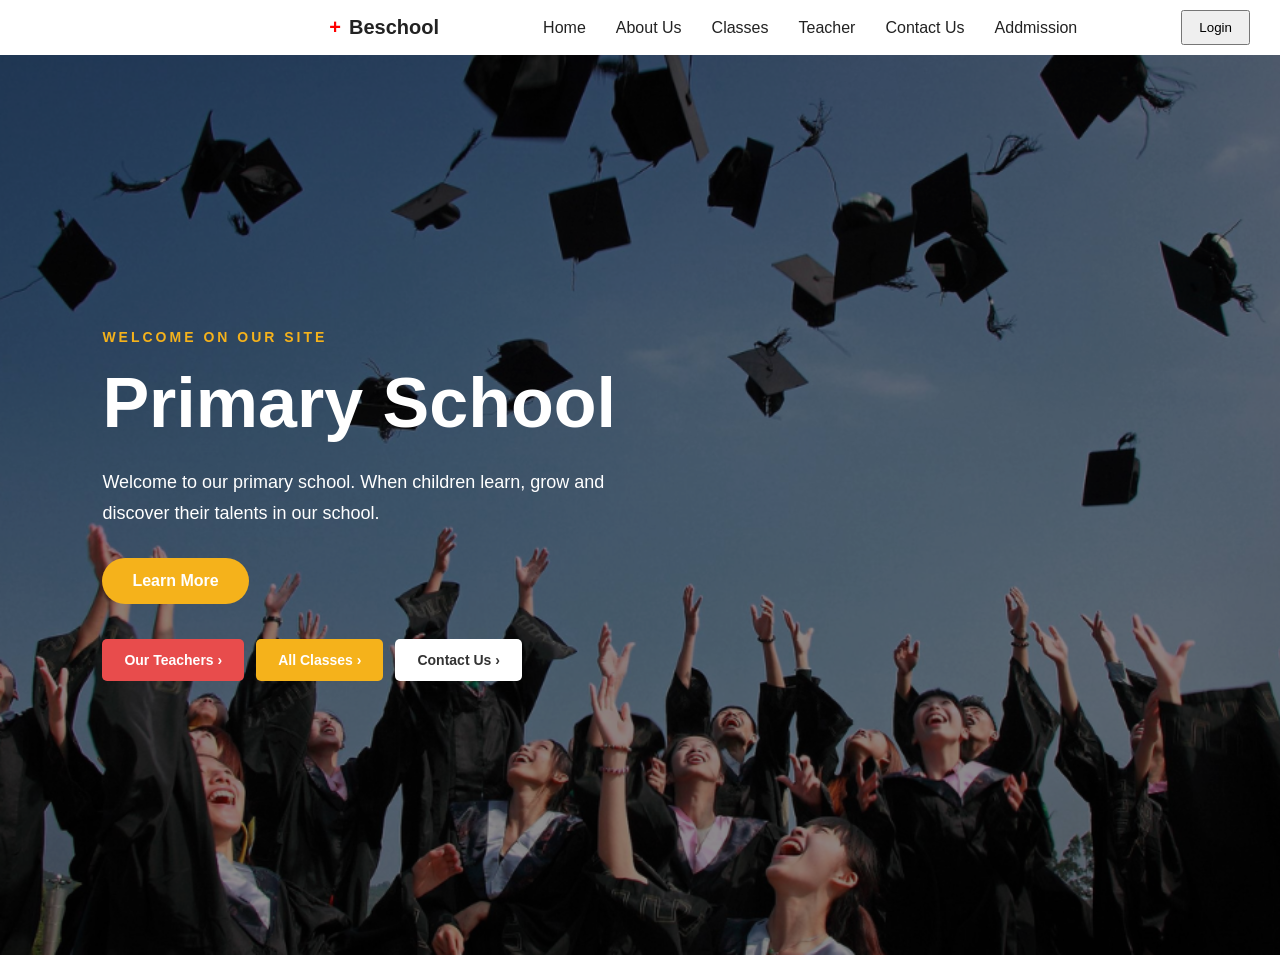
<file: index.html>
<!DOCTYPE html>
<html lang="en">
<head>
    <meta charset="UTF-8">
    <meta name="viewport" content="width=device-width, initial-scale=1.0">
    <title>Education Website</title>
    <link rel="stylesheet" href="style.css">
</head>
<body>
    <!-----Navbar------>
     <header>
        <nav class="nav"></nav>
        <div class="logo"><span>+</span>Beschool</div>
        <ul>
            <li><a href="#Home">Home</a></li>
            <li><a href="About.html">About Us</a></li>
            <li><a href="Class.html">Classes</a></li>
            <li><a href="Teracher.html">Teacher</a></li>
            <li><a href="Contact.html">Contact Us</a></li>
            <li><a href="Addmission.html">Addmission</a></li>
        </ul>
        <button class="login btn">Login</button>
        <button class="menu-btn">MenuButton</button>
    </header>
    <!-----Hreo Section------->

          <section class="hero" id="Home" >
        <img  src="logo.png.png" alt="Student" class="hero-logo" >

     <div class="content">

     <small>WELCOME ON OUR SITE</small>
     
     <h1>Primary School</h1>

      <p> Welcome to our primary school. 
        When children learn, grow and discover
         their talents in our school. </p>

    <button class="learn-btn" onclick="LearnMore()"> Learn More </button> 
    <!-- Three Buttons --> 
     <div class="button">
         <a href="Teracher.html" class="hero-btn btn-red"> Our Teachers &rsaquo; </a> 
         <a href="Class.html" class="hero-btn btn-yellow"> All Classes &rsaquo; </a>
         <a href="Contact.html" class="hero-btn btn-white"> Contact Us &rsaquo; </a>
         </div>
        
    </div>
     </section>
            
      <script src="script.js"></script>  
</body>
</html>
</file>
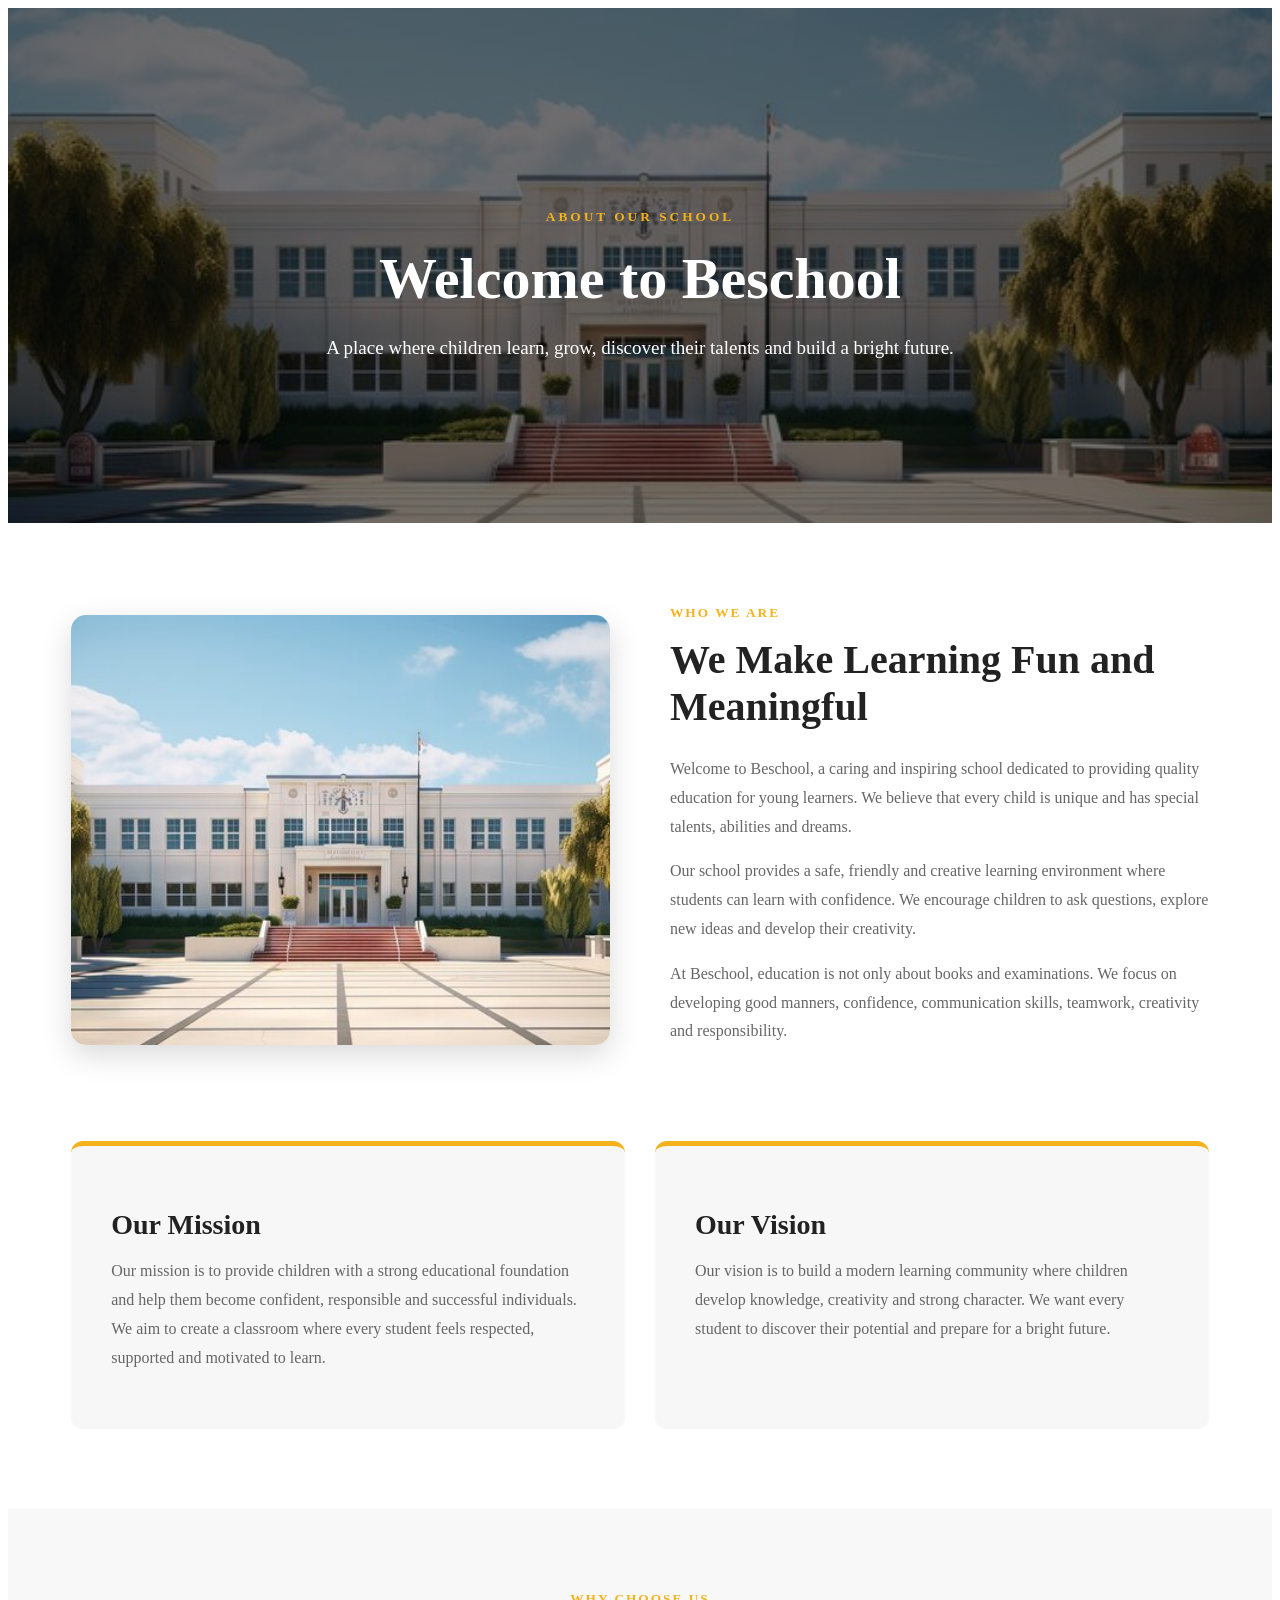
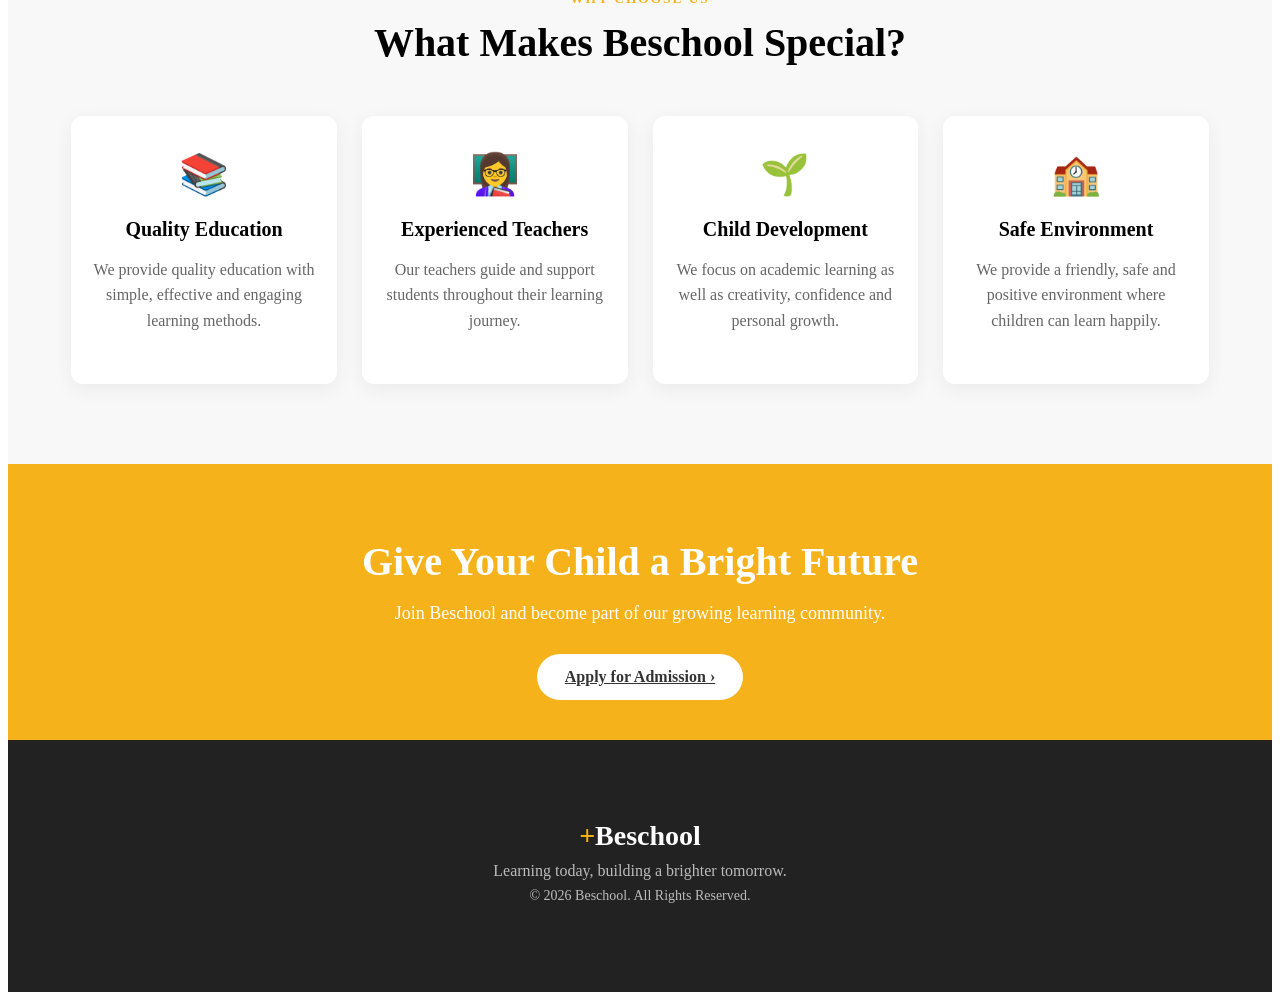
<file: About.html>
<!DOCTYPE html>
<html lang="en">
<head>
    <meta charset="UTF-8">
    <meta name="viewport" content="width=device-width, initial-scale=1.0">

    <title>About Us - Beschool</title>

    <link rel="stylesheet" href="about.css">
</head>

<body>
    <!-- =========================
         ABOUT HERO
    ========================== -->

    <section class="about-hero">

        <div class="about-hero-content">

            <small>ABOUT OUR SCHOOL</small>

            <h1>Welcome to Beschool</h1>

            <p>
                A place where children learn, grow, discover
                their talents and build a bright future.
            </p>

        </div>

    </section>


    <!-- =========================
         ABOUT SCHOOL
    ========================== -->

    <section class="about-section">

        <div class="about-image">

            <img src="school.logo.png" alt="Beschool School Building">

        </div>


        <div class="about-content">

            <small>WHO WE ARE</small>

            <h2>We Make Learning Fun and Meaningful</h2>

            <p>
                Welcome to Beschool, a caring and inspiring school
                dedicated to providing quality education for young
                learners. We believe that every child is unique and
                has special talents, abilities and dreams.
            </p>

            <p>
                Our school provides a safe, friendly and creative
                learning environment where students can learn with
                confidence. We encourage children to ask questions,
                explore new ideas and develop their creativity.
            </p>

            <p>
                At Beschool, education is not only about books and
                examinations. We focus on developing good manners,
                confidence, communication skills, teamwork,
                creativity and responsibility.
            </p>

        </div>

    </section>


    <!-- =========================
         OUR MISSION
    ========================== -->

    <section class="mission-section">

        <div class="mission-box">

            <h2>Our Mission</h2>

            <p>
                Our mission is to provide children with a strong
                educational foundation and help them become
                confident, responsible and successful individuals.
                We aim to create a classroom where every student
                feels respected, supported and motivated to learn.
            </p>

        </div>


        <div class="mission-box">

            <h2>Our Vision</h2>

            <p>
                Our vision is to build a modern learning community
                where children develop knowledge, creativity and
                strong character. We want every student to discover
                their potential and prepare for a bright future.
            </p>

        </div>

    </section>


    <!-- =========================
         WHY CHOOSE US
    ========================== -->

    <section class="why-section">

        <div class="section-title">

            <small>WHY CHOOSE US</small>

            <h2>What Makes Beschool Special?</h2>

        </div>


        <div class="features">

            <div class="feature-box">

                <div class="feature-icon">📚</div>

                <h3>Quality Education</h3>

                <p>
                    We provide quality education with simple,
                    effective and engaging learning methods.
                </p>

            </div>


            <div class="feature-box">

                <div class="feature-icon">👩‍🏫</div>

                <h3>Experienced Teachers</h3>

                <p>
                    Our teachers guide and support students
                    throughout their learning journey.
                </p>

            </div>


            <div class="feature-box">

                <div class="feature-icon">🌱</div>

                <h3>Child Development</h3>

                <p>
                    We focus on academic learning as well as
                    creativity, confidence and personal growth.
                </p>

            </div>


            <div class="feature-box">

                <div class="feature-icon">🏫</div>

                <h3>Safe Environment</h3>

                <p>
                    We provide a friendly, safe and positive
                    environment where children can learn happily.
                </p>

            </div>

        </div>

    </section>


    <!-- =========================
         CALL TO ACTION
    ========================== -->

    <section class="about-cta">

        <h2>Give Your Child a Bright Future</h2>

        <p>
            Join Beschool and become part of our growing
            learning community.
        </p>

        <a href="admission.html" class="cta-btn">
            Apply for Admission &rsaquo;
        </a>

    </section>


    <!-- =========================
         FOOTER
    ========================== -->

    <footer>

        <div class="footer-logo">
            <span>+</span>Beschool
        </div>

        <p>
            Learning today, building a brighter tomorrow.
        </p>

        <p class="copyright">
            &copy; 2026 Beschool. All Rights Reserved.
        </p>

    </footer>


</body>
</html>
</file>
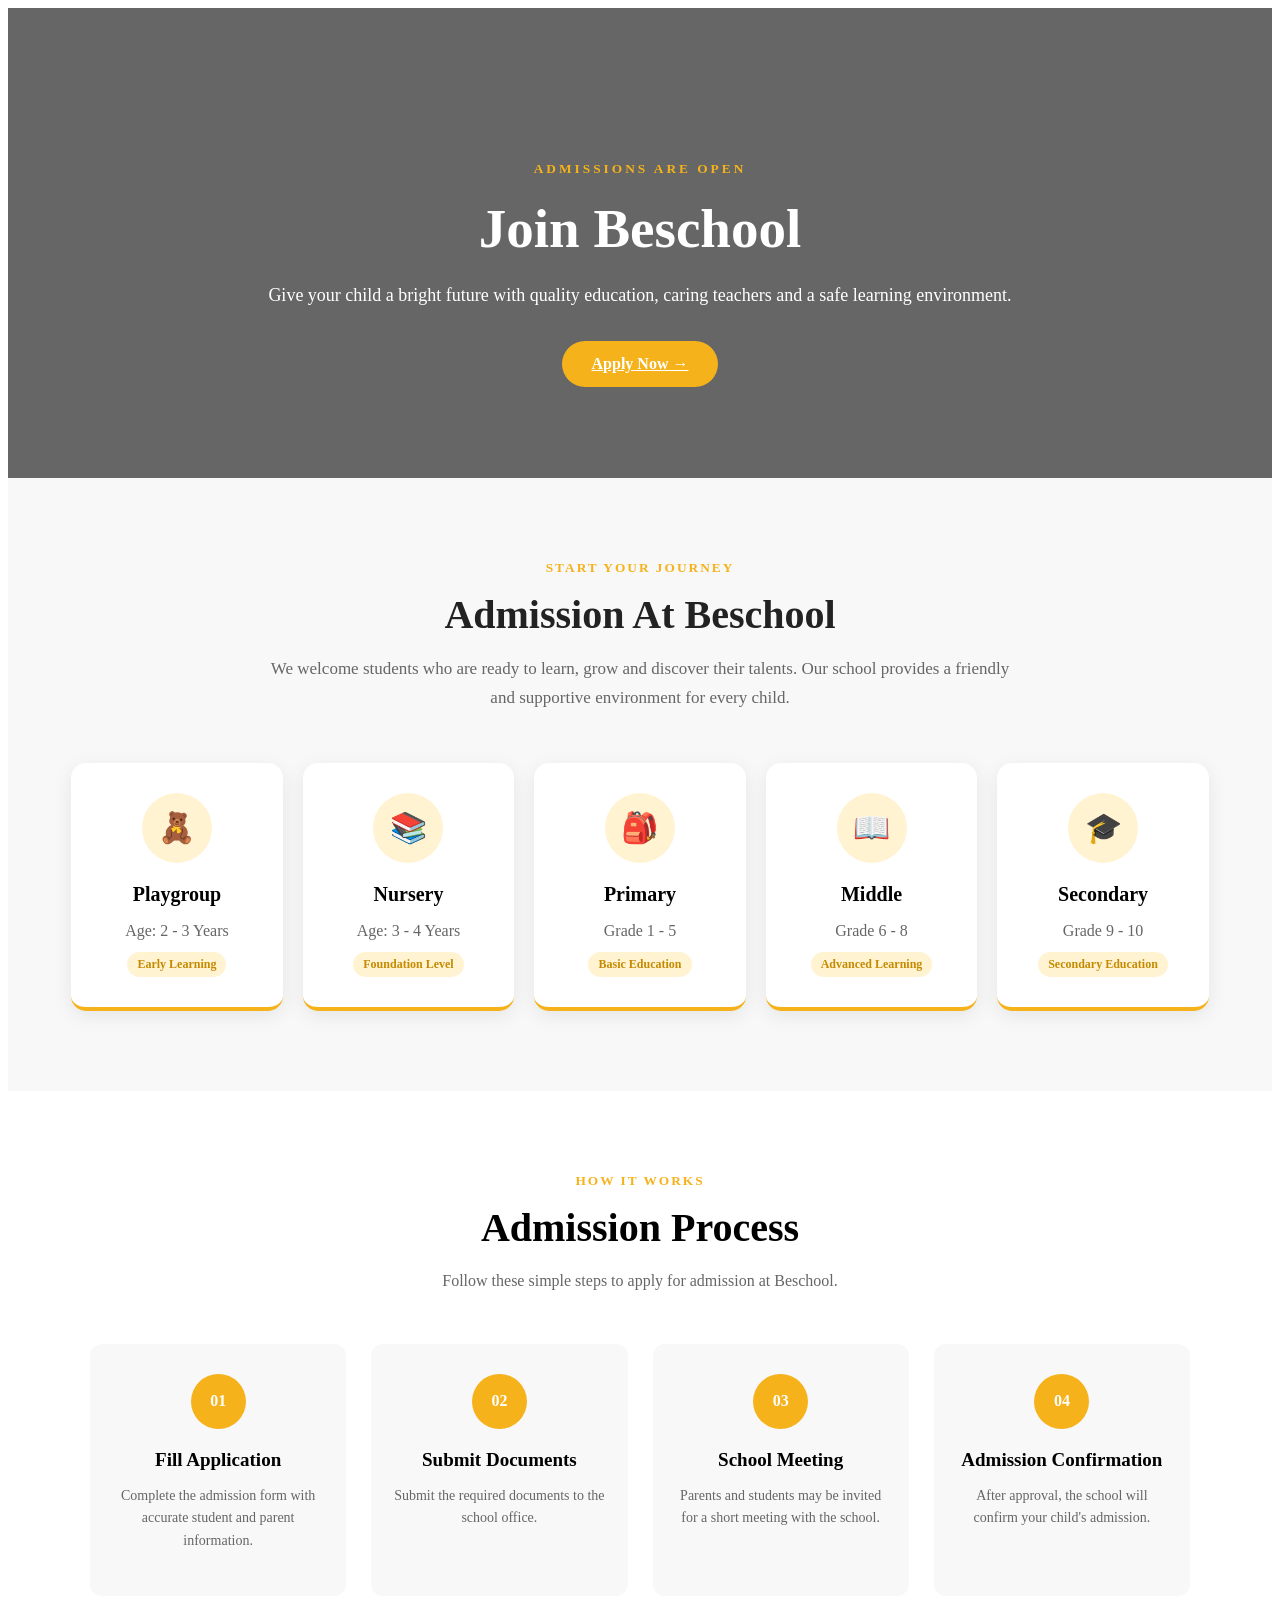
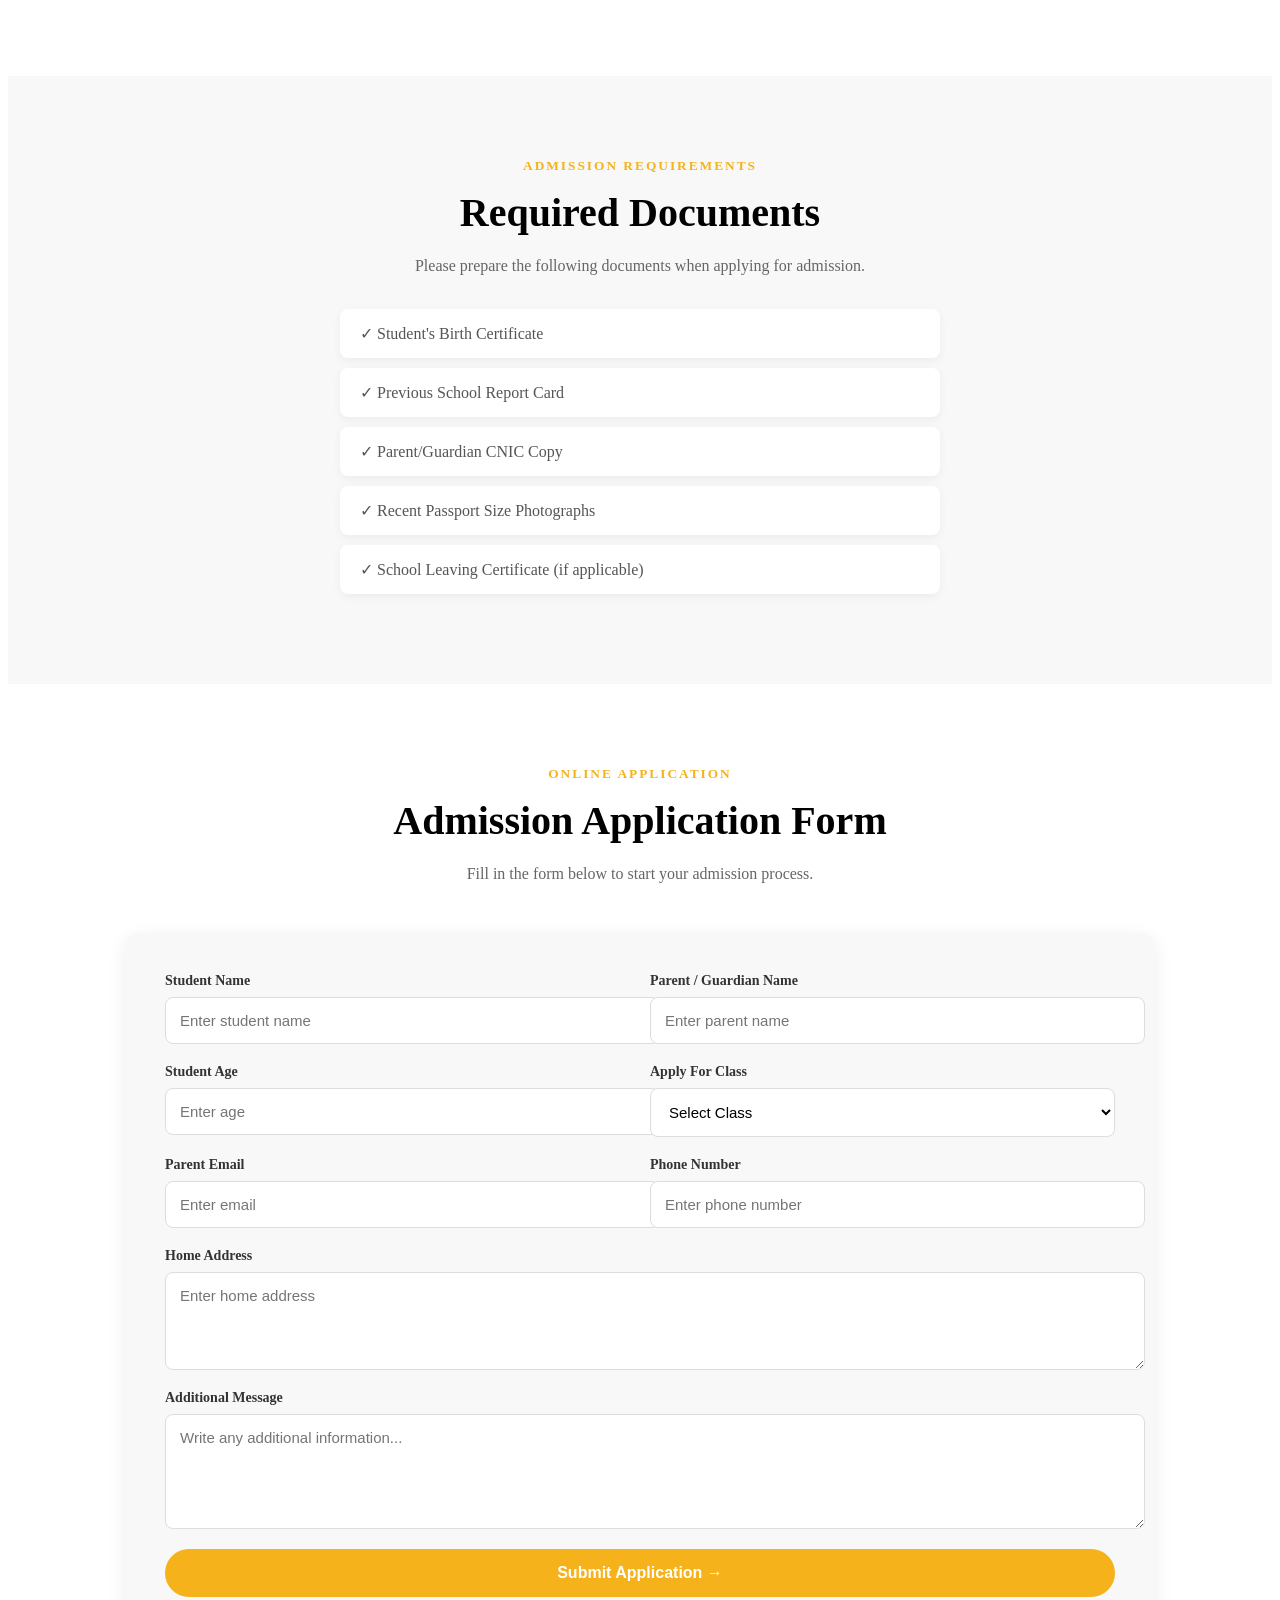
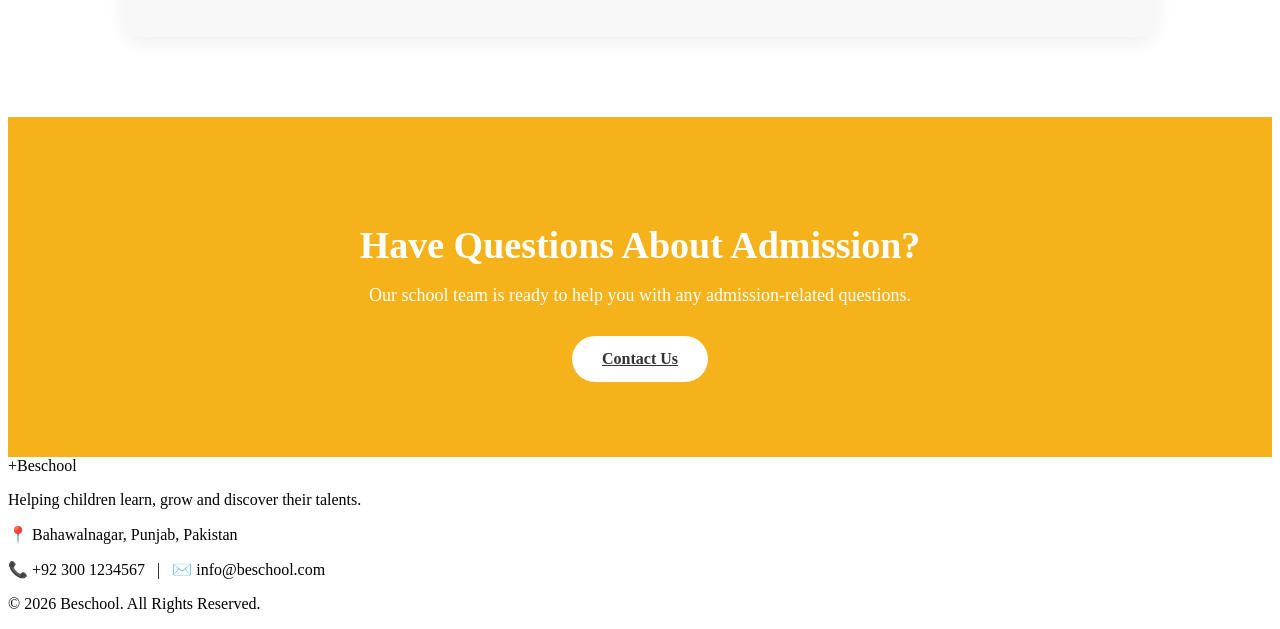
<file: Addmission.html>
<!DOCTYPE html>
<html lang="en">

<head>
    <meta charset="UTF-8">
    <meta name="viewport" content="width=device-width, initial-scale=1.0">

    <title>Admission - Beschool</title>

    <link rel="stylesheet" href="Addmission.css">
</head>

<body>
<!-- ================= ADMISSION HERO ================= -->

<section class="admission-hero">

    <div class="admission-hero-content">

        <small>ADMISSIONS ARE OPEN</small>

        <h1>Join Beschool</h1>

        <p>
            Give your child a bright future with quality education,
            caring teachers and a safe learning environment.
        </p>

        <a href="#admission-form" class="admission-btn">
            Apply Now →
        </a>

    </div>

</section>


<!-- ================= ADMISSION INTRO ================= -->

<section class="admission-section">

    <div class="admission-title">

        <small>START YOUR JOURNEY</small>

        <h2>Admission At Beschool</h2>

        <p>
            We welcome students who are ready to learn, grow and
            discover their talents. Our school provides a friendly
            and supportive environment for every child.
        </p>

    </div>


    <!-- ================= CLASS OPTIONS ================= -->

    <div class="admission-cards">

        <div class="admission-card">

            <div class="admission-icon">
                🧸
            </div>

            <h3>Playgroup</h3>

            <p>
                Age: 2 - 3 Years
            </p>

            <span>Early Learning</span>

        </div>


        <div class="admission-card">

            <div class="admission-icon">
                📚
            </div>

            <h3>Nursery</h3>

            <p>
                Age: 3 - 4 Years
            </p>

            <span>Foundation Level</span>

        </div>


        <div class="admission-card">

            <div class="admission-icon">
                🎒
            </div>

            <h3>Primary</h3>

            <p>
                Grade 1 - 5
            </p>

            <span>Basic Education</span>

        </div>


        <div class="admission-card">

            <div class="admission-icon">
                📖
            </div>

            <h3>Middle</h3>

            <p>
                Grade 6 - 8
            </p>

            <span>Advanced Learning</span>

        </div>


        <div class="admission-card">

            <div class="admission-icon">
                🎓
            </div>

            <h3>Secondary</h3>

            <p>
                Grade 9 - 10
            </p>

            <span>Secondary Education</span>

        </div>

    </div>

</section>


<!-- ================= ADMISSION PROCESS ================= -->

<section class="process-section">

    <div class="process-title">

        <small>HOW IT WORKS</small>

        <h2>Admission Process</h2>

        <p>
            Follow these simple steps to apply for admission
            at Beschool.
        </p>

    </div>


    <div class="process-container">

        <div class="process-card">

            <div class="process-number">
                01
            </div>

            <h3>Fill Application</h3>

            <p>
                Complete the admission form with accurate
                student and parent information.
            </p>

        </div>


        <div class="process-card">

            <div class="process-number">
                02
            </div>

            <h3>Submit Documents</h3>

            <p>
                Submit the required documents to the school office.
            </p>

        </div>


        <div class="process-card">

            <div class="process-number">
                03
            </div>

            <h3>School Meeting</h3>

            <p>
                Parents and students may be invited for
                a short meeting with the school.
            </p>

        </div>


        <div class="process-card">

            <div class="process-number">
                04
            </div>

            <h3>Admission Confirmation</h3>

            <p>
                After approval, the school will confirm
                your child's admission.
            </p>

        </div>

    </div>

</section>


<!-- ================= REQUIREMENTS ================= -->

<section class="requirements-section">

    <div class="requirements-content">

        <small>ADMISSION REQUIREMENTS</small>

        <h2>Required Documents</h2>

        <p>
            Please prepare the following documents when applying
            for admission.
        </p>

        <ul>

            <li>✓ Student's Birth Certificate</li>

            <li>✓ Previous School Report Card</li>

            <li>✓ Parent/Guardian CNIC Copy</li>

            <li>✓ Recent Passport Size Photographs</li>

            <li>✓ School Leaving Certificate (if applicable)</li>

        </ul>

    </div>

</section>


<!-- ================= APPLICATION FORM ================= -->

<section class="application-section" id="admission-form">

    <div class="application-title">

        <small>ONLINE APPLICATION</small>

        <h2>Admission Application Form</h2>

        <p>
            Fill in the form below to start your admission process.
        </p>

    </div>


    <form class="admission-form">

        <div class="form-row">

            <div class="input-group">

                <label>Student Name</label>

                <input
                    type="text"
                    placeholder="Enter student name"
                    required
                >

            </div>


            <div class="input-group">

                <label>Parent / Guardian Name</label>

                <input
                    type="text"
                    placeholder="Enter parent name"
                    required
                >

            </div>

        </div>


        <div class="form-row">

            <div class="input-group">

                <label>Student Age</label>

                <input
                    type="number"
                    placeholder="Enter age"
                    required
                >

            </div>


            <div class="input-group">

                <label>Apply For Class</label>

                <select required>

                    <option value="">
                        Select Class
                    </option>

                    <option>
                        Playgroup
                    </option>

                    <option>
                        Nursery
                    </option>

                    <option>
                        Primary
                    </option>

                    <option>
                        Middle School
                    </option>

                    <option>
                        Secondary
                    </option>

                </select>

            </div>

        </div>


        <div class="form-row">

            <div class="input-group">

                <label>Parent Email</label>

                <input
                    type="email"
                    placeholder="Enter email"
                    required
                >

            </div>


            <div class="input-group">

                <label>Phone Number</label>

                <input
                    type="tel"
                    placeholder="Enter phone number"
                    required
                >

            </div>

        </div>


        <div class="input-group">

            <label>Home Address</label>

            <textarea
                rows="4"
                placeholder="Enter home address"
                required
            ></textarea>

        </div>


        <div class="input-group">

            <label>Additional Message</label>

            <textarea
                rows="5"
                placeholder="Write any additional information..."
            ></textarea>

        </div>


        <button type="submit">
            Submit Application →
        </button>

    </form>

</section>


<!-- ================= CTA ================= -->

<section class="admission-cta">

    <h2>Have Questions About Admission?</h2>

    <p>
        Our school team is ready to help you with any
        admission-related questions.
    </p>

    <a href="contact.html">
        Contact Us
    </a>

</section>


<!-- ================= FOOTER ================= -->

<footer>

    <div class="footer-logo">
        <span>+</span>Beschool
    </div>

    <p>
        Helping children learn, grow and discover their talents.
    </p>

    <p>
        📍 Bahawalnagar, Punjab, Pakistan
    </p>

    <p>
        📞 +92 300 1234567
        &nbsp; | &nbsp;
        ✉️ info@beschool.com
    </p>

    <p class="copyright">
        © 2026 Beschool. All Rights Reserved.
    </p>

</footer>


</body>
</html>
</file>
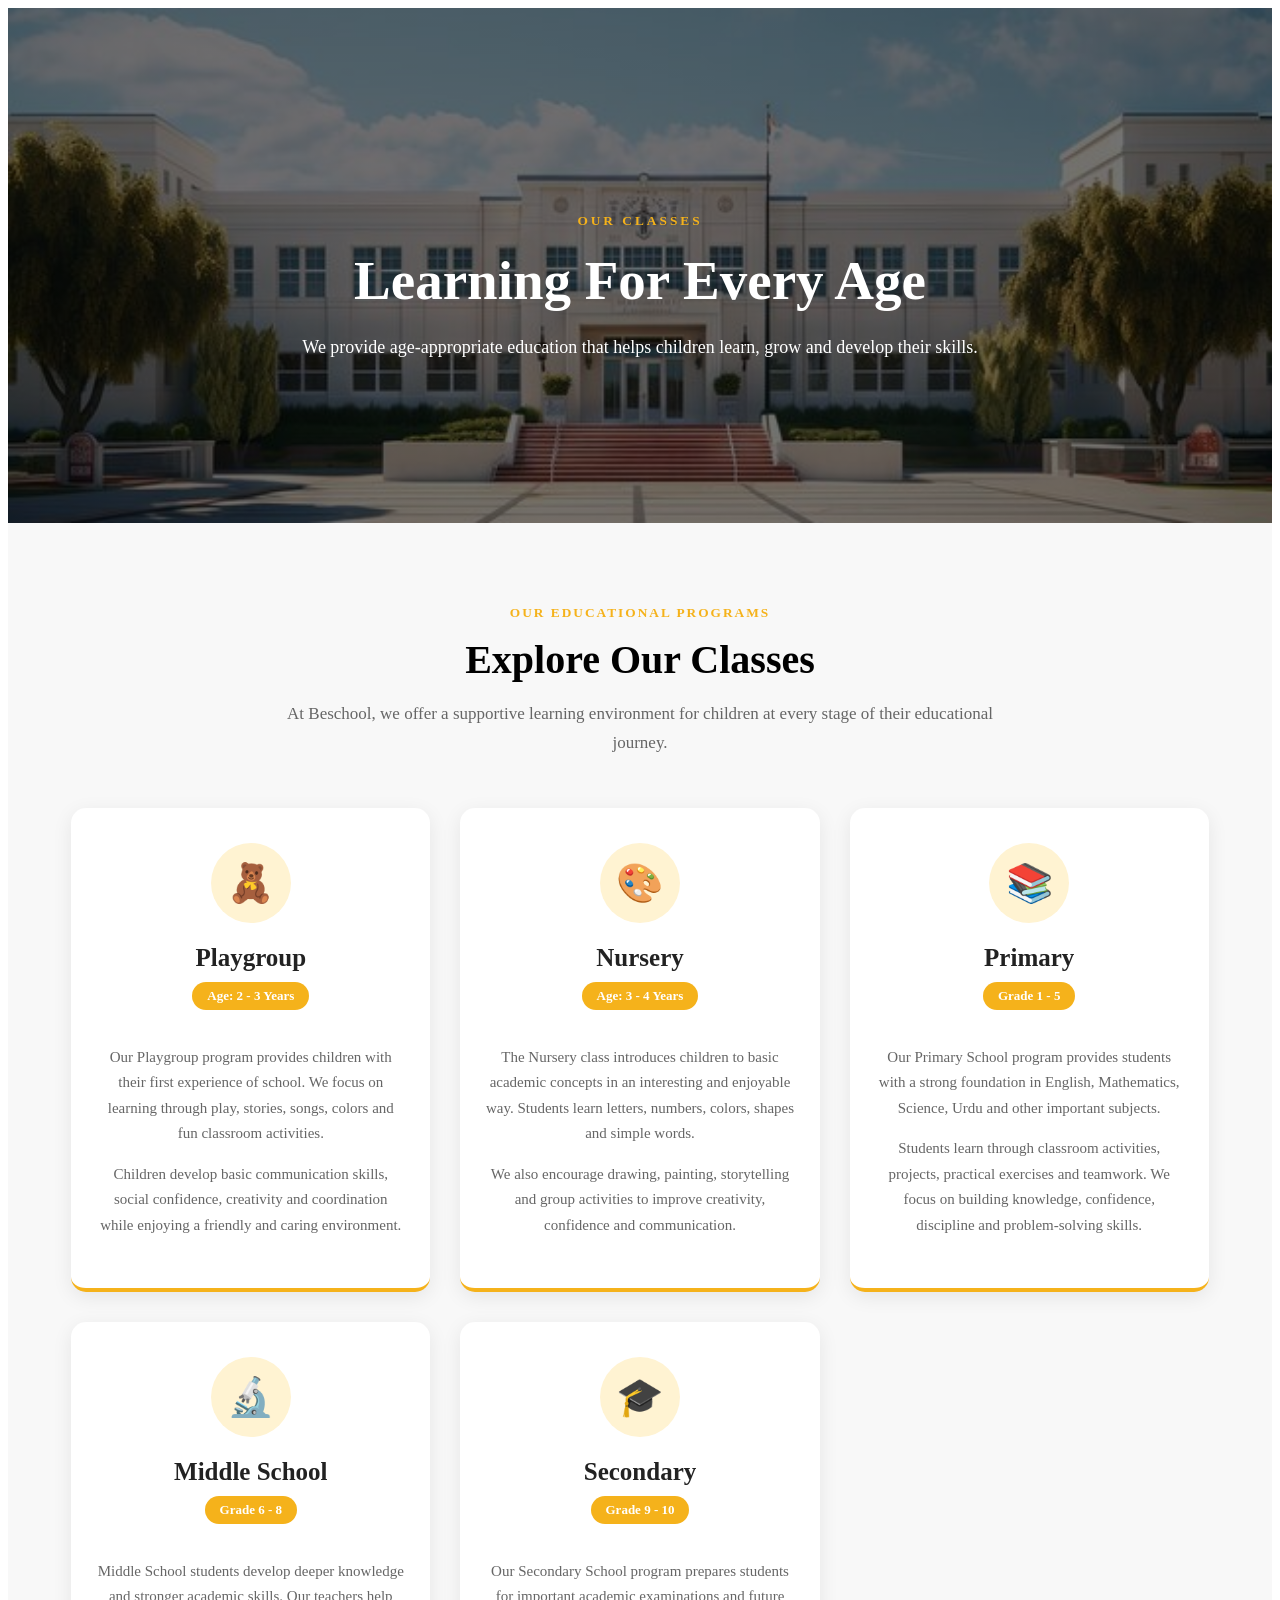
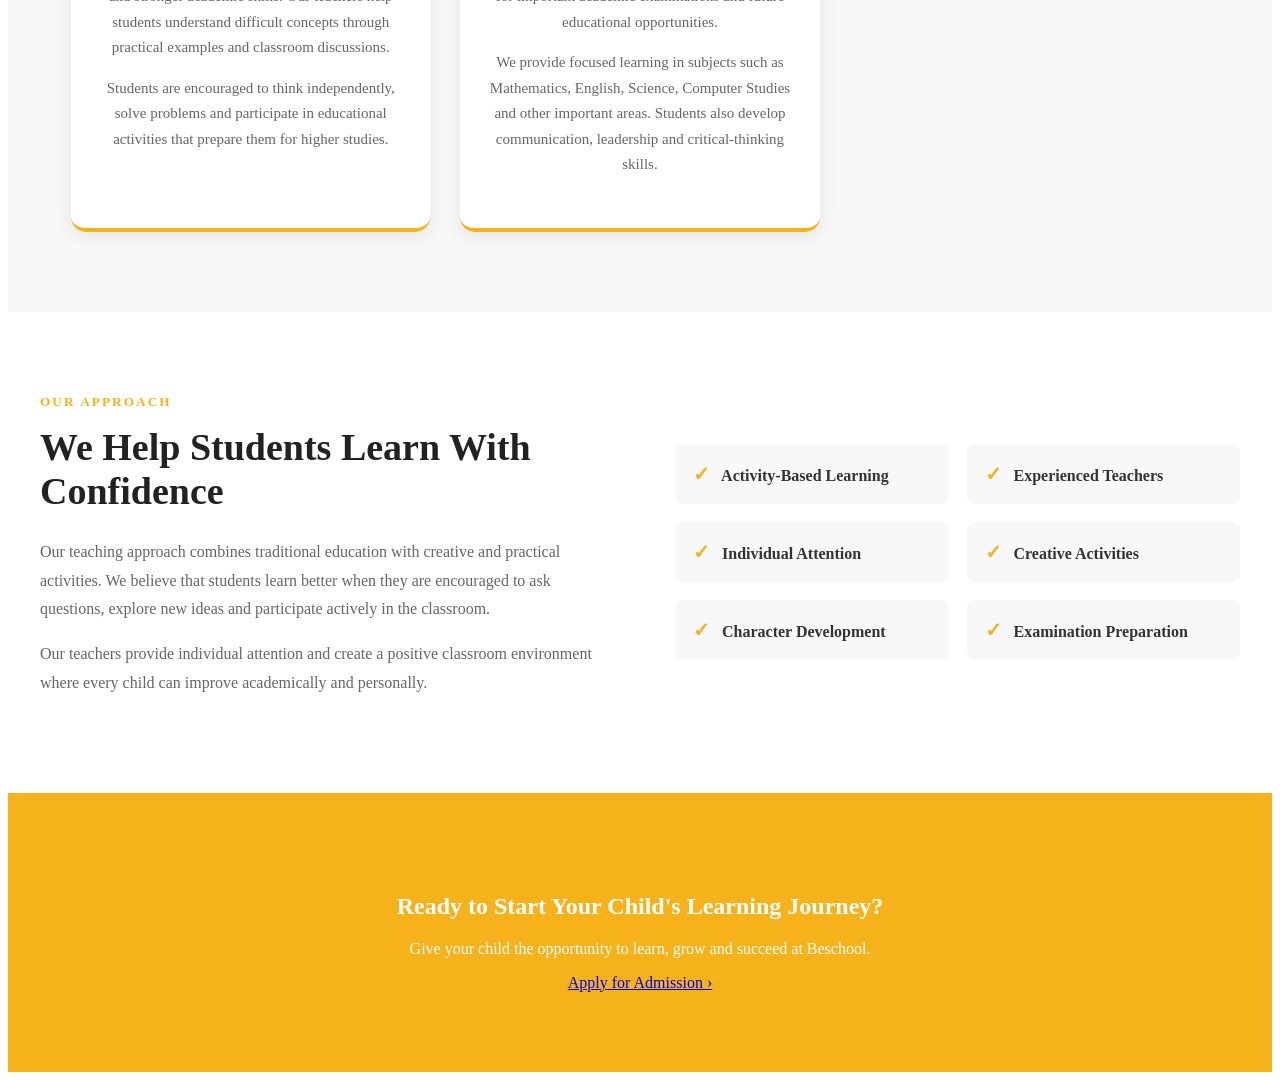
<file: Class.html>
<!DOCTYPE html>

<html lang="en">

<head>

    <meta charset="UTF-8">

    <meta name="viewport" content="width=device-width, initial-scale=1.0">

    <title>Classes - Beschool</title>

    <link rel="stylesheet" href="class.css">

</head>
<body>
       
    <section class="classes-hero">

        <div class="classes-hero-content">

            <small>OUR CLASSES</small>

            <h1>Learning For Every Age</h1>

            <p>
                We provide age-appropriate education that helps
                children learn, grow and develop their skills.
            </p>

        </div>

    </section>


    <!-- =========================
         CLASSES SECTION
    ========================== -->

    <section class="classes-section">


        <div class="classes-title">

            <small>OUR EDUCATIONAL PROGRAMS</small>

            <h2>Explore Our Classes</h2>

            <p>
                At Beschool, we offer a supportive learning
                environment for children at every stage of
                their educational journey.
            </p>

        </div>


        <div class="class-cards">


            <!-- =========================
                 PLAYGROUP
            ========================== -->

            <div class="class-card">

                <div class="class-icon">
                    🧸
                </div>

                <h2>Playgroup</h2>

                <span class="class-age">
                    Age: 2 - 3 Years
                </span>

                <p>
                    Our Playgroup program provides children with
                    their first experience of school. We focus on
                    learning through play, stories, songs, colors
                    and fun classroom activities.
                </p>

                <p>
                    Children develop basic communication skills,
                    social confidence, creativity and coordination
                    while enjoying a friendly and caring environment.
                </p>

            </div>


            <!-- =========================
                 NURSERY
            ========================== -->

            <div class="class-card">

                <div class="class-icon">
                    🎨
                </div>

                <h2>Nursery</h2>

                <span class="class-age">
                    Age: 3 - 4 Years
                </span>

                <p>
                    The Nursery class introduces children to basic
                    academic concepts in an interesting and enjoyable
                    way. Students learn letters, numbers, colors,
                    shapes and simple words.
                </p>

                <p>
                    We also encourage drawing, painting, storytelling
                    and group activities to improve creativity,
                    confidence and communication.
                </p>

            </div>


            <!-- =========================
                 PRIMARY
            ========================== -->

            <div class="class-card">

                <div class="class-icon">
                    📚
                </div>

                <h2>Primary</h2>

                <span class="class-age">
                    Grade 1 - 5
                </span>

                <p>
                    Our Primary School program provides students
                    with a strong foundation in English, Mathematics,
                    Science, Urdu and other important subjects.
                </p>

                <p>
                    Students learn through classroom activities,
                    projects, practical exercises and teamwork.
                    We focus on building knowledge, confidence,
                    discipline and problem-solving skills.
                </p>

            </div>


            <!-- =========================
                 MIDDLE
            ========================== -->

            <div class="class-card">

                <div class="class-icon">
                    🔬
                </div>

                <h2>Middle School</h2>

                <span class="class-age">
                    Grade 6 - 8
                </span>

                <p>
                    Middle School students develop deeper knowledge
                    and stronger academic skills. Our teachers help
                    students understand difficult concepts through
                    practical examples and classroom discussions.
                </p>

                <p>
                    Students are encouraged to think independently,
                    solve problems and participate in educational
                    activities that prepare them for higher studies.
                </p>

            </div>


            <!-- =========================
                 SECONDARY
            ========================== -->

            <div class="class-card">

                <div class="class-icon">
                    🎓
                </div>

                <h2>Secondary</h2>

                <span class="class-age">
                    Grade 9 - 10
                </span>

                <p>
                    Our Secondary School program prepares students
                    for important academic examinations and future
                    educational opportunities.
                </p>

                <p>
                    We provide focused learning in subjects such as
                    Mathematics, English, Science, Computer Studies
                    and other important areas. Students also develop
                    communication, leadership and critical-thinking
                    skills.
                </p>

            </div>


        </div>

    </section>


    <!-- =========================
         LEARNING APPROACH
    ========================== -->

    <section class="learning-section">

        <div class="learning-content">

            <small>OUR APPROACH</small>

            <h2>We Help Students Learn With Confidence</h2>

            <p>
                Our teaching approach combines traditional education
                with creative and practical activities. We believe
                that students learn better when they are encouraged
                to ask questions, explore new ideas and participate
                actively in the classroom.
            </p>

            <p>
                Our teachers provide individual attention and create
                a positive classroom environment where every child
                can improve academically and personally.
            </p>

        </div>


        <div class="learning-points">

            <div>
                <span>✓</span>
                Activity-Based Learning
            </div>

            <div>
                <span>✓</span>
                Experienced Teachers
            </div>

            <div>
                <span>✓</span>
                Individual Attention
            </div>

            <div>
                <span>✓</span>
                Creative Activities
            </div>

            <div>
                <span>✓</span>
                Character Development
            </div>

            <div>
                <span>✓</span>
                Examination Preparation
            </div>

        </div>

    </section>


    <!-- =========================
         ADMISSION CTA
    ========================== -->

    <section class="classes-cta">

        <h2>Ready to Start Your Child's Learning Journey?</h2>

        <p>
            Give your child the opportunity to learn,
            grow and succeed at Beschool.
        </p>

        <a href="admission.html">
            Apply for Admission &rsaquo;
        </a>

    </section>

</body>

</html>
</file>
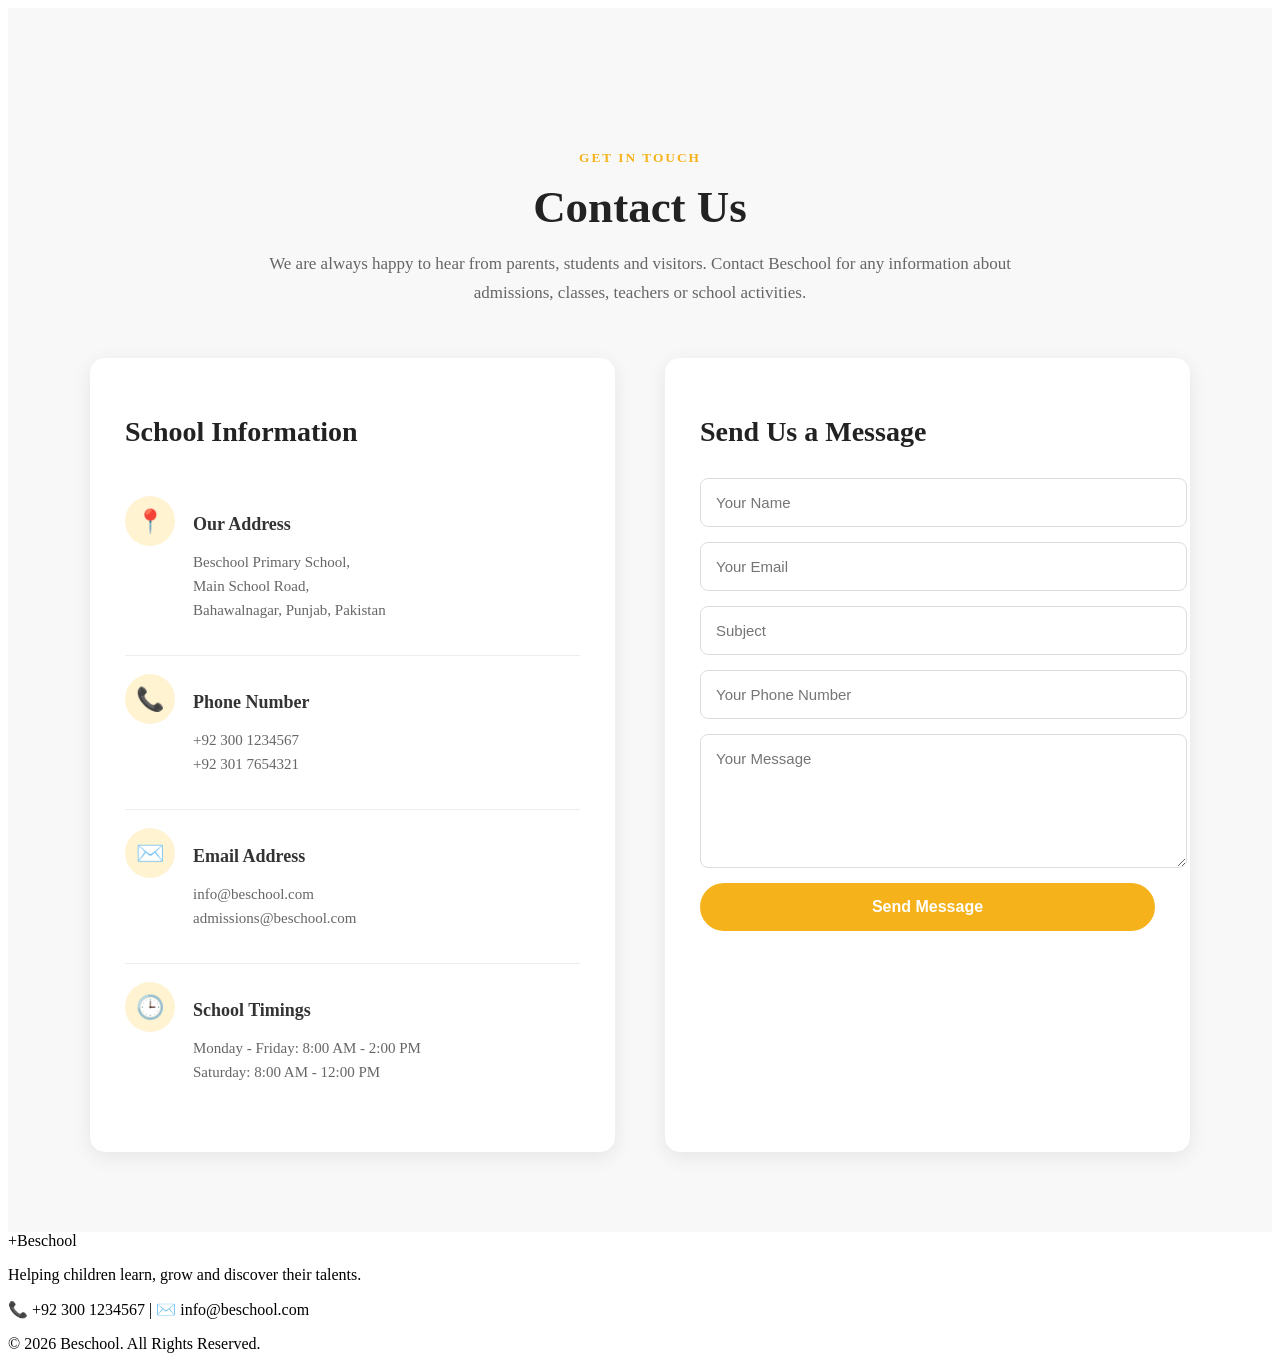
<file: contact.html>
<!DOCTYPE html>
<html lang="en">
<head>
    <meta charset="UTF-8">
    <meta name="viewport" content="width=device-width, initial-scale=1.0">
    <title>Contact Us - Beschool</title>
    <link rel="stylesheet" href="contact.css">
</head>
<body>
<section class="contact-section">

    <div class="contact-title">
        <small>GET IN TOUCH</small>
        <h1>Contact Us</h1>
        <p>
            We are always happy to hear from parents, students and visitors.
            Contact Beschool for any information about admissions, classes,
            teachers or school activities.
        </p>
    </div>


    <div class="contact-container">

        <!-- Contact Information -->
        <div class="contact-info">

            <h2>School Information</h2>

            <div class="contact-box">
                <div class="contact-icon">📍</div>
                <div>
                    <h3>Our Address</h3>
                    <p>
                        Beschool Primary School,<br>
                        Main School Road,<br>
                        Bahawalnagar, Punjab, Pakistan
                    </p>
                </div>
            </div>


            <div class="contact-box">
                <div class="contact-icon">📞</div>
                <div>
                    <h3>Phone Number</h3>
                    <p>
                        +92 300 1234567<br>
                        +92 301 7654321
                    </p>
                </div>
            </div>


            <div class="contact-box">
                <div class="contact-icon">✉️</div>
                <div>
                    <h3>Email Address</h3>
                    <p>
                        info@beschool.com<br>
                        admissions@beschool.com
                    </p>
                </div>
            </div>


            <div class="contact-box">
                <div class="contact-icon">🕒</div>
                <div>
                    <h3>School Timings</h3>
                    <p>
                        Monday - Friday: 8:00 AM - 2:00 PM<br>
                        Saturday: 8:00 AM - 12:00 PM
                    </p>
                </div>
            </div>

        </div>


        <!-- Contact Form -->
        <div class="contact-form">

            <h2>Send Us a Message</h2>

            <form>

                <input
                    type="text"
                    placeholder="Your Name"
                    required
                >

                <input
                    type="email"
                    placeholder="Your Email"
                    required
                >

                <input
                    type="text"
                    placeholder="Subject"
                    required
                >

                <input
                    type="tel"
                    placeholder="Your Phone Number"
                >

                <textarea
                    placeholder="Your Message"
                    rows="6"
                    required
                ></textarea>

                <button type="submit">
                    Send Message
                </button>

            </form>

        </div>

    </div>

</section>


<footer>

    <div class="footer-logo">
        <span>+</span>Beschool
    </div>

    <p>
        Helping children learn, grow and discover their talents.
    </p>

    <p>
        📞 +92 300 1234567 |
        ✉️ info@beschool.com
    </p>

    <p class="copyright">
        © 2026 Beschool. All Rights Reserved.
    </p>

</footer>

</body>
</html>
</file>
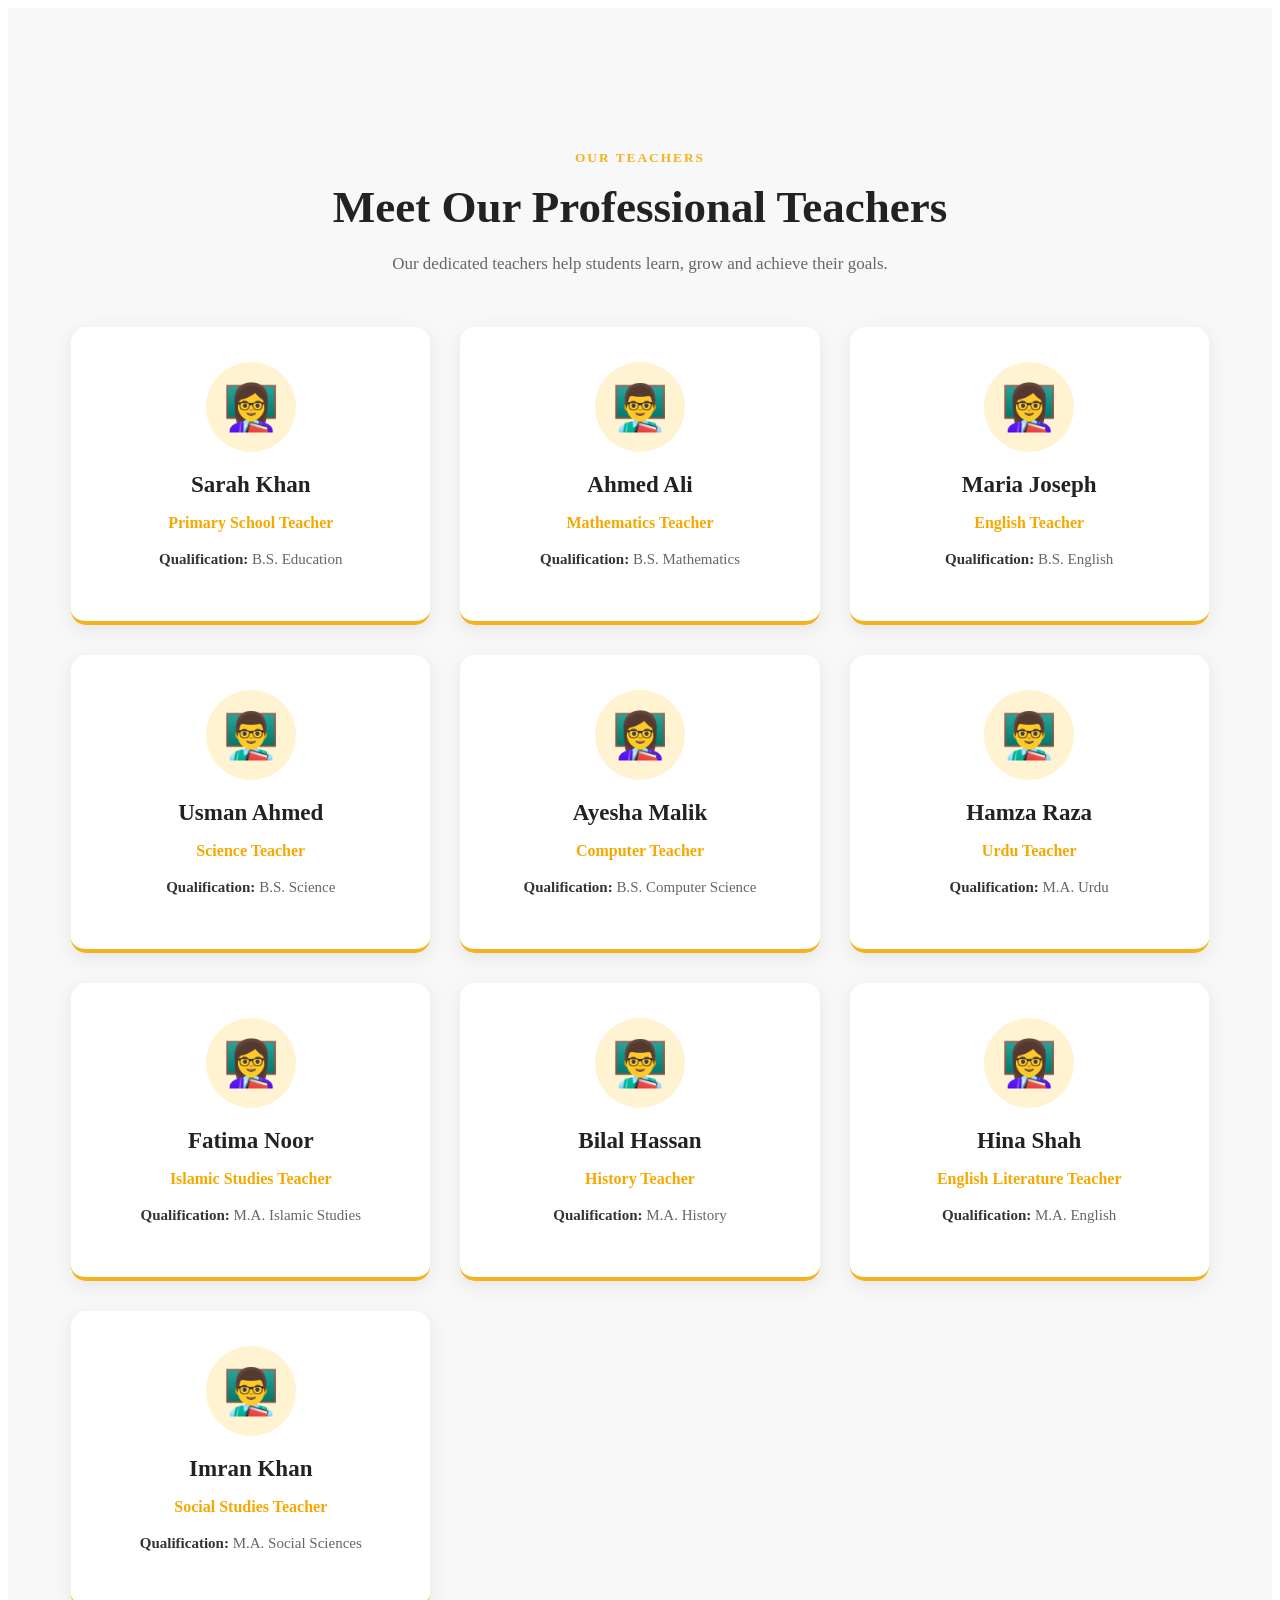
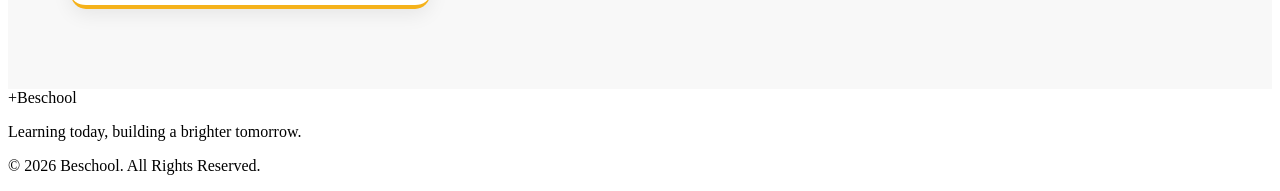
<file: Teracher.html>
<!DOCTYPE html>

<html lang="en">

<head>
    <meta charset="UTF-8">

    <meta name="viewport" content="width=device-width, initial-scale=1.0">

    <title>Teachers - Beschool</title>

    <link rel="stylesheet" href="Teacher.css">
</head>

<body>
    <section class="teacher-section">

        <div class="teacher-title">

            <small>OUR TEACHERS</small>

            <h1>Meet Our Professional Teachers</h1>

            <p>
                Our dedicated teachers help students learn,
                grow and achieve their goals.
            </p>

        </div>


        <div class="cards">


            <!-- Teacher 1 -->

            <div class="card">

                <div class="teacher-icon">
                    👩‍🏫
                </div>

                <h2>Sarah Khan</h2>

                <p class="subject">
                    Primary School Teacher
                </p>

                <p class="qualification">
                    <strong>Qualification:</strong> B.S. Education
                </p>

            </div>


            <!-- Teacher 2 -->

            <div class="card">

                <div class="teacher-icon">
                    👨‍🏫
                </div>

                <h2>Ahmed Ali</h2>

                <p class="subject">
                    Mathematics Teacher
                </p>

                <p class="qualification">
                    <strong>Qualification:</strong> B.S. Mathematics
                </p>

            </div>


            <!-- Teacher 3 -->

            <div class="card">

                <div class="teacher-icon">
                    👩‍🏫
                </div>

                <h2>Maria Joseph</h2>

                <p class="subject">
                    English Teacher
                </p>

                <p class="qualification">
                    <strong>Qualification:</strong> B.S. English
                </p>

            </div>


            <!-- Teacher 4 -->

            <div class="card">

                <div class="teacher-icon">
                    👨‍🏫
                </div>

                <h2>Usman Ahmed</h2>

                <p class="subject">
                    Science Teacher
                </p>

                <p class="qualification">
                    <strong>Qualification:</strong> B.S. Science
                </p>

            </div>


            <!-- Teacher 5 -->

            <div class="card">

                <div class="teacher-icon">
                    👩‍🏫
                </div>

                <h2>Ayesha Malik</h2>

                <p class="subject">
                    Computer Teacher
                </p>

                <p class="qualification">
                    <strong>Qualification:</strong> B.S. Computer Science
                </p>

            </div>


            <!-- Teacher 6 -->

            <div class="card">

                <div class="teacher-icon">
                    👨‍🏫
                </div>

                <h2>Hamza Raza</h2>

                <p class="subject">
                    Urdu Teacher
                </p>

                <p class="qualification">
                    <strong>Qualification:</strong> M.A. Urdu
                </p>

            </div>


            <!-- Teacher 7 -->

            <div class="card">

                <div class="teacher-icon">
                    👩‍🏫
                </div>

                <h2>Fatima Noor</h2>

                <p class="subject">
                    Islamic Studies Teacher
                </p>

                <p class="qualification">
                    <strong>Qualification:</strong> M.A. Islamic Studies
                </p>

            </div>


            <!-- Teacher 8 -->

            <div class="card">

                <div class="teacher-icon">
                    👨‍🏫
                </div>

                <h2>Bilal Hassan</h2>

                <p class="subject">
                    History Teacher
                </p>

                <p class="qualification">
                    <strong>Qualification:</strong> M.A. History
                </p>

            </div>


            <!-- Teacher 9 -->

            <div class="card">

                <div class="teacher-icon">
                    👩‍🏫
                </div>

                <h2>Hina Shah</h2>

                <p class="subject">
                    English Literature Teacher
                </p>

                <p class="qualification">
                    <strong>Qualification:</strong> M.A. English
                </p>

            </div>


            <!-- Teacher 10 -->

            <div class="card">

                <div class="teacher-icon">
                    👨‍🏫
                </div>

                <h2>Imran Khan</h2>

                <p class="subject">
                    Social Studies Teacher
                </p>

                <p class="qualification">
                    <strong>Qualification:</strong> M.A. Social Sciences
                </p>

            </div>


        </div>

    </section>


    <!-- =========================
         FOOTER
    ========================== -->

    <footer>

        <div class="footer-logo">
            <span>+</span>Beschool
        </div>

        <p>
            Learning today, building a brighter tomorrow.
        </p>

        <p class="copyright">
            &copy; 2026 Beschool. All Rights Reserved.
        </p>

    </footer>


</body>
</html>
</file>
<file: style.css>
* {
    margin: 0;
    padding: 0;
    box-sizing: border-box;
}
html{
    scroll-behavior: smooth;
}

body{
    font-family: Arail,sans-serif;
    color: #222;
    background: white;
}

a {
    text-decoration: none;
}
/*-----header----*/

header {
  display: flex;
  align-items: center;
  justify-content: space-between;
  padding: 10px 30px;
}

header ul {
  display: flex;
  list-style: none;
  gap: 30px;
  margin: 0;
  padding: 0;
}

header ul li a {
  text-decoration: none;
  color: #222;
}

.login,
.menu-btn {
  padding: 8px 16px;
  cursor: pointer;
}
/*----Navbar-----*/
.nav{
    width: 100px;
    height: 30px;
    padding: 0 8%;
    display: flex;
    align-items: center;
    justify-content: space-between;
background: white;
}

.logo{
    display: flex;
    align-items: center;
    gap: 8px;
    font-size: 20px;
    font-weight: bold;
}
.logo-icon{
width: 35px;
height: 35px;
display: flex;
align-items: center;
justify-content:center;
background:#d94439 ;
color: white;
border-radius: 6px;
}
.logo span {
    color: red;
}

nav {
    gap: 30px;
    display: flex;
    align-items: center;
}
nav a{
    color: #333;
    font: weight 600px; ;
    font: size 13px; ;
    transition:0.3s ;
}
nav a:hover,
nav a.achieve{
    color: #d9443b;
}
nav button{
    border: none;
    background: #e9a71b;
    color: white;
    padding: 11px 22px;
    cursor: pointer;
}
.menu-btn{
    display: none;
    border: none;
    background: none
    font-size 25px;
    cursor: pointer;
}
 /*------hero secion------*/

.hero {
    position: relative;
    width: 100%;
    min-height: 100vh;
    display: flex;
    align-items: center;
    overflow: hidden;
    background: #333;
}

/* Hero Image */

.hero-logo {
    position: absolute;
    top: 0;
    left: 0;
    width: 100%;
    height: 100%;
    object-fit: cover;
    z-index: 0;
}

/* Dark Overlay */

.hero::before {
    content: "";
    position: absolute;
    top: 0;
    left: 0;
    width: 100%;
    height: 100%;
    background: rgba(0, 0, 0, 0.45);
    z-index: 1;
}

/*-----Hero-content------*/
.content {
    position: relative;
    z-index: 2;
    width: 55%;
    padding-left: 8%;
    color: white;
}

/* Small Heading */

.content small {
    display: block;
    color: #f5b21b;
    font-size: 14px;
    font-weight: bold;
    letter-spacing: 3px;
    margin-bottom: 20px;
}

/* Main Heading */

.content h1 {
    font-size: 70px;
    line-height: 1.1;
    margin-bottom: 25px;
    color: #ffffff;
}

/* Paragraph */

.content p {
    max-width: 520px;
    font-size: 18px;
    line-height: 1.7;
    color: #ffffff;
    margin-bottom: 30px;
}

/*-----button-----*/
.learn-btn {
    border: none;
    padding: 14px 30px;
    border-radius: 30px;
    background: #f5b21b;
    color: white;
    font-size: 16px;
    font-weight: bold;
    cursor: pointer;
    transition: 0.3s ease;
    margin-bottom: 35px;
}

.learn-btn:hover {
    background: #ffffff;
    color: #333;
    transform: translateY(-3px);
}


/*-----Three Buttons------*/

.button {
    display: flex;
    align-items: center;
    gap: 12px;
    flex-wrap: wrap;
}

.hero-btn {
    display: inline-block;
    padding: 13px 22px;
    border-radius: 5px;
    font-size: 14px;
    font-weight: bold;
    transition: 0.3s ease;
}

/* Red Button */

.btn-red {
    background: #e84c4c;
    color: white;
}

.btn-red:hover {
    background: #c93636;
    transform: translateY(-3px);
}

/* Yellow Button */

.btn-yellow {
    background: #f5b21b;
    color: white;
}

.btn-yellow:hover {
    background: #d99700;
    transform: translateY(-3px);
}


/* White Button */

.btn-white {
    background: white;
    color: #333;
}

.btn-white:hover {
    background: #eeeeee;
    transform: translateY(-3px);
}
</file>
<file: about.css>
.about-hero {
    min-height: 35vh;
    display: flex;
    align-items: center;
    justify-content: center;
    text-align: center;
    padding: 130px 20px 70px;
    background:
        linear-gradient(rgba(0, 0, 0, 0.55), rgba(0, 0, 0, 0.55)),
        url("school.logo.png");

    background-size: cover;
    background-position: center;
}

.about-hero-content {
    color: white;
    max-width: 750px;
}

.about-hero-content small {
    color: #f5b21b;
    font-weight: bold;
    letter-spacing: 3px;
}

.about-hero-content h1 {
    font-size: 58px;
    margin: 20px 0;
}

.about-hero-content p {
    font-size: 19px;
    line-height: 1.7;
}


/* =========================
   ABOUT CONTENT
========================= */

.about-section {
    width: 90%;
    max-width: 1200px;
    margin: 80px auto;
    display: flex;
    align-items: center;
    gap: 60px;
}

.about-image {
    width: 50%;
}

.about-image img {
    width: 100%;
    height: 430px;
    object-fit: cover;
    border-radius: 15px;
    box-shadow: 0 10px 30px rgba(0, 0, 0, 0.15);
}

.about-content {
    width: 50%;
}

.about-content small {
    color: #f5b21b;
    font-weight: bold;
    letter-spacing: 2px;
}

.about-content h2 {
    font-size: 40px;
    margin: 15px 0 25px;
    color: #222;
}

.about-content p {
    font-size: 16px;
    line-height: 1.8;
    color: #666;
    margin-bottom: 15px;
}


/* =========================
   MISSION & VISION
========================= */

.mission-section {
    width: 90%;
    max-width: 1200px;
    margin: 80px auto;
    display: flex;
    gap: 30px;
}

.mission-box {
    flex: 1;
    padding: 40px;
    background: #f7f7f7;
    border-radius: 12px;
    border-top: 5px solid #f5b21b;
}

.mission-box h2 {
    font-size: 28px;
    margin-bottom: 15px;
    color: #222;
}

.mission-box p {
    color: #666;
    line-height: 1.8;
}


/* =========================
   WHY CHOOSE US
========================= */

.why-section {
    background: #f8f8f8;
    padding: 80px 5%;
}

.section-title {
    text-align: center;
    margin-bottom: 50px;
}

.section-title small {
    color: #f5b21b;
    font-weight: bold;
    letter-spacing: 2px;
}

.section-title h2 {
    font-size: 40px;
    margin-top: 12px;
}


.features {
    max-width: 1200px;
    margin: auto;
    display: grid;
    grid-template-columns: repeat(4, 1fr);
    gap: 25px;
}

.feature-box {
    background: white;
    text-align: center;
    padding: 35px 20px;
    border-radius: 12px;
    transition: 0.3s ease;
    box-shadow: 0 5px 20px rgba(0, 0, 0, 0.06);
}

.feature-box:hover {
    transform: translateY(-8px);
}

.feature-icon {
    font-size: 40px;
    margin-bottom: 15px;
}

.feature-box h3 {
    font-size: 20px;
    margin-bottom: 12px;
}
.feature-box p {
    color: #666;
    line-height: 1.6;
}


/* =========================
   CALL TO ACTION
========================= */

.about-cta {
    text-align: center;
    padding: 40px 20px;
    background: #f5b21b;
    color: white;
}

.about-cta h2 {
    font-size: 40px;
    margin-bottom: 15px;
}

.about-cta p {
    font-size: 18px;
    margin-bottom: 30px;
}

.cta-btn {
    display: inline-block;
    padding: 14px 28px;
    background: white;
    color: #333;
    border-radius: 30px;
    font-weight: bold;
    transition: 0.3s ease;
}

.cta-btn:hover {
    background: #333;
    color: white;
}


/* =========================
   FOOTER
========================= */

footer {
    text-align: center;
    padding: 80px 20px;
    background: #222;
    color: white;
}

.footer-logo {
    font-size: 28px;
    font-weight: bold;
    margin-bottom: 10px;
}

.footer-logo span {
    color: #f5b21b;
}

footer p {
    color: #bbb;
    margin: 8px 0;
}

.copyright {
    font-size: 14px;
}
</file>
<file: Addmission.css>
.admission-hero {

    min-height: 30vh;
    display: flex;
    align-items: center;
    justify-content: center;
    text-align: center;
    padding: 130px 20px 70px;
    background:
        linear-gradient(
            rgba(0,0,0,0.60),
            rgba(0,0,0,0.60)
        ),
        url("");

    background-size: cover;

    background-position: center;
}


.admission-hero-content {

    max-width: 800px;

    color: white;
}


.admission-hero-content small {

    color: #f5b21b;

    font-weight: bold;

    letter-spacing: 3px;
}


.admission-hero-content h1 {

    font-size: 55px;

    margin: 20px 0;
}


.admission-hero-content p {

    font-size: 18px;

    line-height: 1.7;

    margin-bottom: 30px;
}


.admission-btn {

    display: inline-block;

    padding: 14px 30px;

    background: #f5b21b;

    color: white;

    border-radius: 30px;

    font-weight: bold;

    transition: 0.3s ease;
}


.admission-btn:hover {

    background: white;

    color: #333;

    transform: translateY(-3px);
}


/* =====================================
   ADMISSION SECTION
===================================== */

.admission-section {

    padding: 80px 5%;

    background: #f8f8f8;
}


.admission-title {

    max-width: 750px;

    margin: 0 auto 50px;

    text-align: center;
}


.admission-title small {

    color: #f5b21b;

    font-weight: bold;

    letter-spacing: 2px;
}


.admission-title h2 {

    font-size: 40px;

    margin: 15px 0;

    color: #222;
}


.admission-title p {

    color: #666;

    font-size: 17px;

    line-height: 1.7;
}


/* =====================================
   ADMISSION CARDS
===================================== */

.admission-cards {

    max-width: 1150px;

    margin: auto;

    display: grid;

    grid-template-columns:
        repeat(5, 1fr);

    gap: 20px;
}


.admission-card {

    background: white;

    padding: 30px 15px;

    text-align: center;

    border-radius: 15px;

    border-bottom: 4px solid #f5b21b;

    box-shadow:
        0 5px 20px rgba(0,0,0,0.08);

    transition: 0.3s ease;
}


.admission-card:hover {

    transform: translateY(-8px);

    box-shadow:
        0 12px 30px rgba(0,0,0,0.15);
}


.admission-icon {

    width: 70px;

    height: 70px;

    margin: 0 auto 18px;

    display: flex;

    align-items: center;

    justify-content: center;

    background: #fff3d2;

    border-radius: 50%;

    font-size: 30px;
}


.admission-card h3 {

    font-size: 20px;

    margin-bottom: 10px;
}


.admission-card p {

    color: #666;

    margin-bottom: 12px;
}


.admission-card span {

    display: inline-block;

    padding: 5px 10px;

    background: #fff3d2;

    color: #c58a00;

    border-radius: 20px;

    font-size: 12px;

    font-weight: bold;
}


/* =====================================
   ADMISSION PROCESS
===================================== */

.process-section {

    padding: 80px 5%;

    background: white;
}


.process-title {

    text-align: center;

    max-width: 700px;

    margin: 0 auto 50px;
}


.process-title small {

    color: #f5b21b;

    font-weight: bold;

    letter-spacing: 2px;
}


.process-title h2 {

    font-size: 40px;

    margin: 15px 0;
}


.process-title p {

    color: #666;

    line-height: 1.7;
}


.process-container {

    max-width: 1100px;

    margin: auto;

    display: grid;

    grid-template-columns:
        repeat(4, 1fr);

    gap: 25px;
}


.process-card {

    padding: 30px 20px;

    text-align: center;

    background: #f8f8f8;

    border-radius: 12px;
}


.process-number {

    width: 55px;

    height: 55px;

    margin: 0 auto 20px;

    display: flex;

    align-items: center;

    justify-content: center;

    background: #f5b21b;

    color: white;

    border-radius: 50%;

    font-weight: bold;
}


.process-card h3 {

    margin-bottom: 12px;

    font-size: 19px;
}


.process-card p {

    color: #666;

    font-size: 14px;

    line-height: 1.6;
}


/* =====================================
   REQUIREMENTS
===================================== */

.requirements-section {

    padding: 80px 5%;

    background: #f8f8f8;
}


.requirements-content {

    max-width: 850px;

    margin: auto;

    text-align: center;
}


.requirements-content small {

    color: #f5b21b;

    font-weight: bold;

    letter-spacing: 2px;
}


.requirements-content h2 {

    font-size: 40px;

    margin: 15px 0;
}


.requirements-content p {

    color: #666;

    line-height: 1.7;
}


.requirements-content ul {

    max-width: 600px;

    margin: 30px auto 0;

    padding: 0;

    list-style: none;

    text-align: left;
}


.requirements-content li {

    background: white;

    margin-bottom: 10px;

    padding: 15px 20px;

    border-radius: 8px;

    color: #555;

    box-shadow:
        0 3px 10px rgba(0,0,0,0.05);
}


/* =====================================
   APPLICATION FORM
===================================== */

.application-section {

    padding: 80px 5%;

    background: white;
}


.application-title {

    max-width: 700px;

    margin: 0 auto 45px;

    text-align: center;
}


.application-title small {

    color: #f5b21b;

    font-weight: bold;

    letter-spacing: 2px;
}


.application-title h2 {

    font-size: 40px;

    margin: 15px 0;
}


.application-title p {

    color: #666;

    line-height: 1.7;
}


.admission-form {

    max-width: 950px;

    margin: auto;

    padding: 40px;

    background: #f8f8f8;

    border-radius: 15px;

    box-shadow:
        0 5px 20px rgba(0,0,0,0.07);
}


.form-row {

    display: grid;

    grid-template-columns: 1fr 1fr;

    gap: 20px;
}


.input-group {

    display: flex;

    flex-direction: column;

    margin-bottom: 20px;
}


.input-group label {

    font-size: 14px;

    font-weight: bold;

    color: #333;

    margin-bottom: 8px;
}


.input-group input,
.input-group select,
.input-group textarea {

    width: 100%;

    padding: 14px;

    border: 1px solid #ddd;

    border-radius: 8px;

    outline: none;

    font-family: Arial, sans-serif;

    font-size: 15px;

    background: white;
}


.input-group input:focus,
.input-group select:focus,
.input-group textarea:focus {

    border-color: #f5b21b;

    box-shadow:
        0 0 5px rgba(245,178,27,0.2);
}


.input-group textarea {

    resize: vertical;
}


.admission-form button {

    width: 100%;

    padding: 15px;

    border: none;

    border-radius: 30px;

    background: #f5b21b;

    color: white;

    font-size: 16px;

    font-weight: bold;

    cursor: pointer;

    transition: 0.3s ease;
}


.admission-form button:hover {

    background: #333;

    transform: translateY(-3px);
}


/* =====================================
   ADMISSION CTA
===================================== */

.admission-cta {

    padding: 75px 20px;

    text-align: center;

    background: #f5b21b;

    color: white;
}


.admission-cta h2 {

    font-size: 38px;

    margin-bottom: 15px;
}


.admission-cta p {

    font-size: 18px;

    margin-bottom: 30px;
}


.admission-cta a {

    display: inline-block;

    padding: 14px 30px;

    background: white;

    color: #333;

    border-radius: 30px;

    font-weight: bold;

    transition: 0.3s ease;
}


.admission-cta a:hover {

    background: #333;

    color: white;

    transform: translateY(-3px);
}


/* =====================================
   RESPONSIVE
===================================== */

@media (max-width: 1000px) {

    .admission-cards {

        grid-template-columns:
            repeat(3, 1fr);
    }

    .process-container {

        grid-template-columns:
            repeat(2, 1fr);
    }
}


@media (max-width: 700px) {

    .admission-hero-content h1 {

        font-size: 40px;
    }

    .admission-title h2,
    .process-title h2,
    .requirements-content h2,
    .application-title h2 {

        font-size: 32px;
    }

    .admission-cards {

        grid-template-columns: 1fr;
    }

    .process-container {

        grid-template-columns: 1fr;
    }

    .form-row {

        grid-template-columns: 1fr;
    }

    .admission-form {

        padding: 25px 20px;
    }

}
</file>
<file: class.css>
.classes-hero {
    min-height:35vh;
    display: flex;
    align-items: center;
    justify-content: center;
    text-align: center;
    padding: 130px 20px 70px;
    background:
        linear-gradient(
            rgba(0, 0, 0, 0.55),
            rgba(0, 0, 0, 0.55)
        ),
        url("school.logo.png");
    background-size: cover;
    background-position: center;
}

.classes-hero-content {
    max-width: 750px;
    color: white;
}


.classes-hero-content small {
    color: #f5b21b;
    font-weight: bold;
    letter-spacing: 3px;
}


.classes-hero-content h1 {
    font-size: 55px;
    margin: 20px 0;
}


.classes-hero-content p {
    font-size: 18px;
    line-height: 1.7;
}


/* =========================
   CLASSES SECTION
========================= */

.classes-section {
    padding: 80px 5%;
    background: #f8f8f8;
}


.classes-title {
    max-width: 750px;
    text-align: center;
    margin: 0 auto 50px;
}


.classes-title small {
    color: #f5b21b;
    font-weight: bold;
    letter-spacing: 2px;
}

.classes-title h2 {
    font-size: 40px;
    margin: 15px 0;
}


.classes-title p {
    color: #666;
    line-height: 1.7;
    font-size: 17px;
}


/* =========================
   CLASS CARDS
========================= */

.class-cards {
    max-width: 1200px;
    margin: auto;
    display: grid;
    grid-template-columns: repeat(3, 1fr);
    gap: 30px;
}


.class-card {
    background: white;
    padding: 35px 25px;
    border-radius: 15px;
    text-align: center;
    box-shadow:
        0 5px 20px rgba(0, 0, 0, 0.08);
    border-bottom: 4px solid #f5b21b;
    transition: 0.3s ease;
}


.class-card:hover {
    transform: translateY(-8px);
    box-shadow:
        0 12px 30px rgba(0, 0, 0, 0.15);
}


.class-icon {
    width: 80px;
    height: 80px;
    display: flex;
    align-items: center;
    justify-content: center;
    margin: 0 auto 20px;
    border-radius: 50%;
    background: #fff3d2;
    font-size: 38px;
}


.class-card h2 {
    font-size: 25px;
    margin-bottom: 10px;
    color: #222;
}


.class-age {
    display: inline-block;
    padding: 6px 15px;
    margin-bottom: 20px;
    border-radius: 20px;
    background: #f5b21b;
    color: white;
    font-size: 13px;
    font-weight: bold;
}

.class-card p {
    color: #666;
    line-height: 1.7;
    font-size: 15px;
    margin-bottom: 15px;
}

/* =========================
   LEARNING APPROACH
========================= */

.learning-section {
    max-width: 1200px;
    margin: 80px auto;
    padding: 0 30px;
    display: flex;
    align-items: center;
    gap: 70px;
}

.learning-content {
    flex: 1;
}

.learning-content small {
    color: #f5b21b;
    font-weight: bold;
    letter-spacing: 2px;
}


.learning-content h2 {
    font-size: 38px;
    margin: 15px 0 25px;
    color: #222;
}


.learning-content p {
    color: #666;
    line-height: 1.8;
    margin-bottom: 15px;
}


.learning-points {
    flex: 1;
    display: grid;
    grid-template-columns: 1fr 1fr;
    gap: 18px;
}

.learning-points div {
    padding: 18px;
    background: #f8f8f8;
    border-radius: 8px;
    color: #333;
    font-weight: bold;
}


.learning-points span {
    color: #f5b21b;
    font-size: 20px;
    margin-right: 8px;
}


/* =========================
   CLASSES CTA
========================= */

.classes-cta {
    text-align: center;
    padding: 80px 20px;
    background: #f5b21b;
    color: white;
}

.classes-cta a:hover {
    background: #333;
    color: white;
}
</file>
<file: contact.css>
.contact-section {
    padding: 140px 5% 80px;
    background: #f8f8f8;
    min-height: 100vh;
}

.contact-title {
    max-width: 750px;
    text-align: center;
    margin: 0 auto 50px;
}

.contact-title small {
    color: #f5b21b;
    font-weight: bold;
    letter-spacing: 2px;
}

.contact-title h1 {
    font-size: 45px;
    color: #222;
    margin: 15px 0;
}

.contact-title p {
    color: #666;
    font-size: 17px;
    line-height: 1.7;
}


/* Contact Container */

.contact-container {
    max-width: 1100px;
    margin: auto;
    display: grid;
    grid-template-columns: 1fr 1fr;
    gap: 50px;
}


/* Contact Information */

.contact-info {
    background: white;
    padding: 35px;
    border-radius: 15px;
    box-shadow: 0 5px 20px rgba(0,0,0,0.08);
}

.contact-info h2,
.contact-form h2 {
    font-size: 28px;
    margin-bottom: 30px;
    color: #222;
}


/* Contact Boxes */

.contact-box {
    display: flex;
    align-items: flex-start;
    gap: 18px;
    padding: 18px 0;
    border-bottom: 1px solid #eee;
}

.contact-box:last-child {
    border-bottom: none;
}

.contact-icon {
    width: 50px;
    height: 50px;
    min-width: 50px;
    display: flex;
    align-items: center;
    justify-content: center;
    background: #fff3d2;
    border-radius: 50%;
    font-size: 23px;
}

.contact-box h3 {
    font-size: 18px;
    margin-bottom: 7px;
    color: #333;
}

.contact-box p {
    color: #666;
    line-height: 1.6;
    font-size: 15px;
}


/* Contact Form */

.contact-form {
    background: white;
    padding: 35px;
    border-radius: 15px;
    box-shadow: 0 5px 20px rgba(0,0,0,0.08);
}

.contact-form form {
    display: flex;
    flex-direction: column;
    gap: 15px;
}

.contact-form input,
.contact-form textarea {
    width: 100%;
    padding: 15px;
    border: 1px solid #ddd;
    border-radius: 8px;
    outline: none;
    font-family: Arial, sans-serif;
    font-size: 15px;
    transition: 0.3s ease;
}

.contact-form input:focus,
.contact-form textarea:focus {
    border-color: #f5b21b;
    box-shadow: 0 0 5px rgba(245,178,27,0.2);
}

.contact-form textarea {
    resize: vertical;
}


/* Send Button */

.contact-form button {
    padding: 15px;
    border: none;
    border-radius: 30px;
    background: #f5b21b;
    color: white;
    font-size: 16px;
    font-weight: bold;
    cursor: pointer;
    transition: 0.3s ease;
}

.contact-form button:hover {
    background: #333;
    transform: translateY(-2px);
}


/* Responsive */

@media (max-width: 850px) {

    .contact-container {
        grid-template-columns: 1fr;
    }

    .contact-title h1 {
        font-size: 38px;
    }

}


@media (max-width: 600px) {

    .contact-section {
        padding: 120px 20px 60px;
    }

    .contact-title h1 {
        font-size: 32px;
    }

    .contact-title p {
        font-size: 15px;
    }

    .contact-info,
    .contact-form {
        padding: 25px 20px;
    }

}
</file>
<file: Teacher.css>
.teacher-section {
    padding: 140px 5% 80px;
    background: #f8f8f8;
    min-height: 100vh;
}

/* Teacher Heading */

.teacher-title {
    text-align: center;
    max-width: 700px;
    margin: 0 auto 50px;
}

.teacher-title small {
    color: #f5b21b;
    font-weight: bold;
    letter-spacing: 2px;
}

.teacher-title h1 {
    font-size: 45px;
    margin: 15px 0;
    color: #222;
}

.teacher-title p {
    color: #666;
    font-size: 17px;
    line-height: 1.6;
}

/* Cards */

.cards {
    max-width: 1200px;
    margin: auto;
    display: grid;
    grid-template-columns: repeat(3, 1fr);
    gap: 30px;
}


/* Single Card */

.card {
    background: white;
    padding: 35px 25px;
    text-align: center;
    border-radius: 15px;
    box-shadow: 0 5px 20px rgba(0, 0, 0, 0.08);
    transition: 0.3s ease;
    border-bottom: 4px solid #f5b21b;
}

.card:hover {
    transform: translateY(-10px);
    box-shadow: 0 12px 30px rgba(0, 0, 0, 0.15);
}

/* Teacher Icon */

.teacher-icon {
    width: 90px;
    height: 90px;
    display: flex;
    align-items: center;
    justify-content: center;
    margin: 0 auto 20px;
    border-radius: 50%;
    background: #fff3d2;
    font-size: 45px;
}


/* Teacher Name */

.card h2 {
    font-size: 23px;
    margin-bottom: 10px;
    color: #222;
}


/* Subject */

.subject {
    color: #f5a900;
    font-weight: bold;
    margin-bottom: 15px;
}


/* Qualification */

.qualification {
    color: #666;
    font-size: 15px;
    line-height: 1.6;
}

.qualification strong {
    color: #333;
}
</file>
